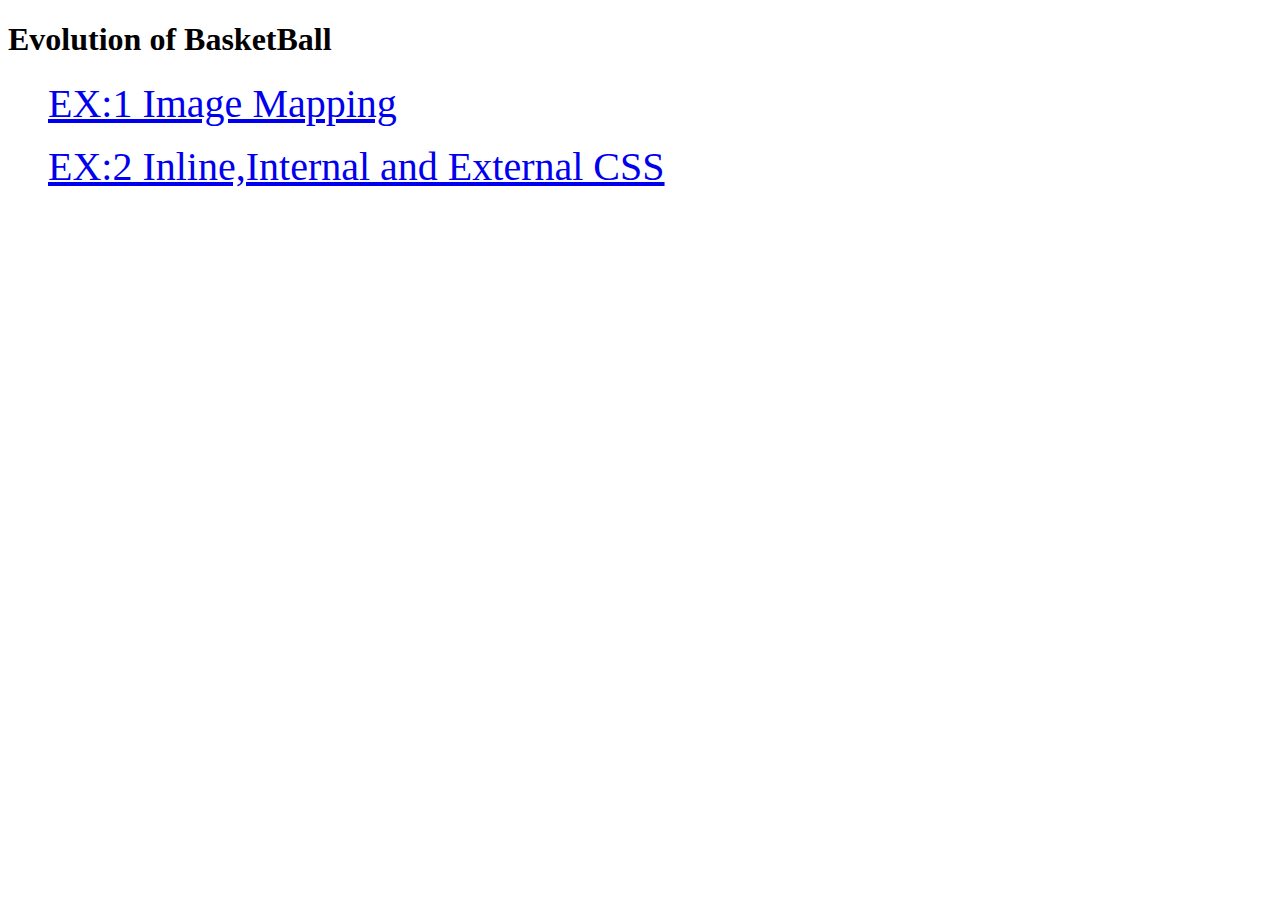
<file: Lab/EX1 image mapping/index.html>
<!DOCTYPE html>
<html lang="en">
<head>
    <meta charset="UTF-8">
    <meta name="viewport" content="width=device-width, initial-scale=1.0">
    <title>Home Page</title>
    <style>

        a{
            font-size:40px;
        }
    </style>
</head>
<body>
    <header>
         <h1>Evolution of BasketBall</h1> 
    </header>
    
        <ul><a href="ex1.html" target="_blank">EX:1 Image Mapping</a></ul> 
        <ul><a href="ex2.html" target="_blank">EX:2 Inline,Internal and External CSS</a></ul> 


</body>
</html>
</file>
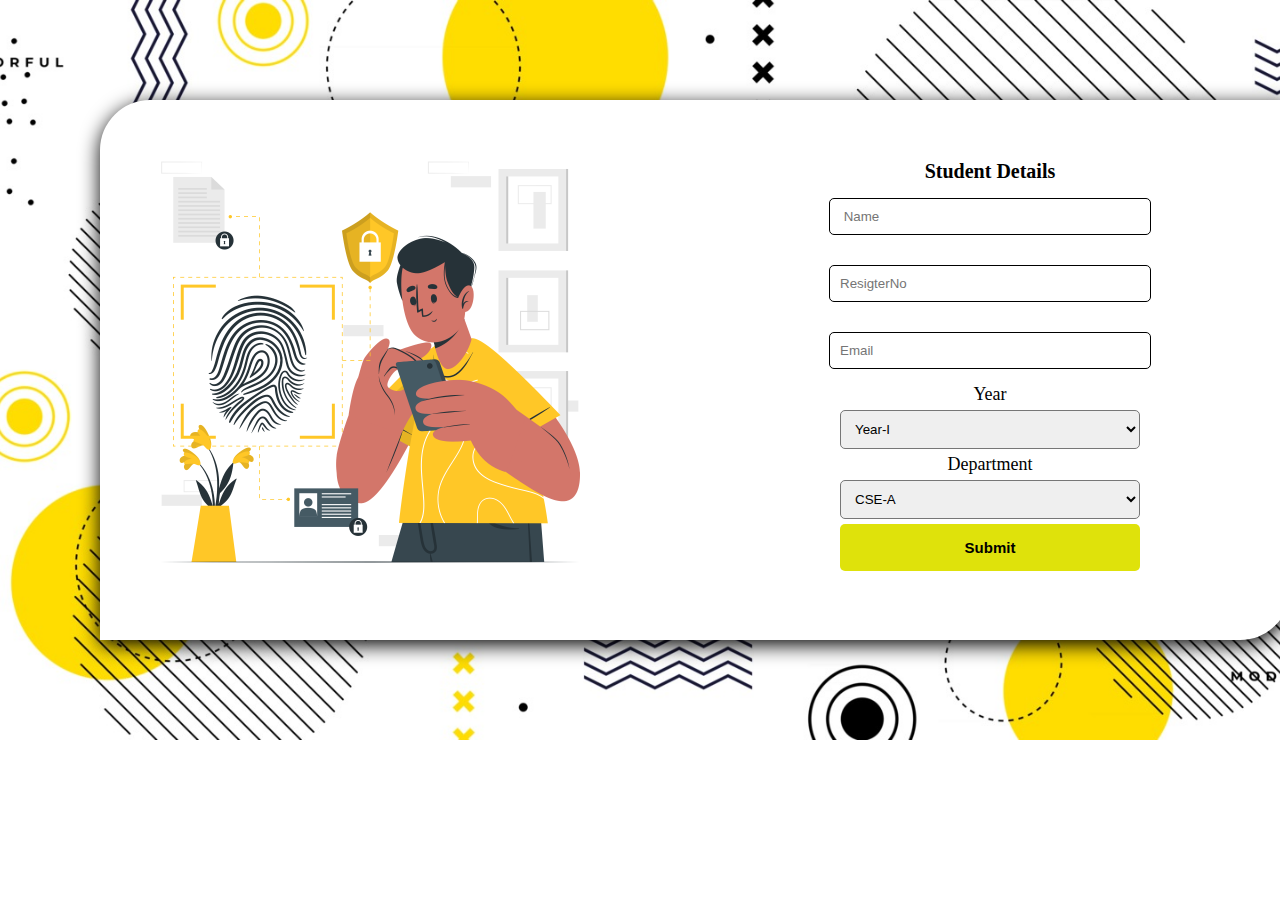
<file: Lab/EX4 javaScript/4a_Form Validation/index.html>
<!DOCTYPE html>
<html lang="en">
<head>
    <meta charset="UTF-8">
    <meta name="viewport" content="width=device-width, initial-scale=1.0">
    <title>Form Validation</title>
    <link rel="stylesheet" href="style.css">
  
</head>
<body>
    <div class="main"> 
     <div class="container1">
        <img src="assets/Fingerprint-cuate.png" alt="">
     </div>
     <div class="container">
        <form id="myForm" action="" method="post">
            <h1>Student Details</h1>
            <input type="text" name="name" id="name" placeholder=" Name" >
            <input type="number" name="regno" id="regno" placeholder="ResigterNo">
            <input type="email" name="email" id="email" placeholder="Email" >
            <label for="year">Year</label>
            <select name="year" id="year">
                <option value="year1">Year-I</option>
                <option value="year2">Year-II</option>
                <option value="year3">Year-III</option>
                <option value="year4">Year-IV</option>
            </select>
            <label for="dept">Department</label>
            <select name="dpt" id="dept">
                <label for="">assadf</label>
                <option value="CSE-A">CSE-A</option>
                <option value="CSE-B">CSE-B</option>
                <option value="MECH">MECH</option>
                <option value="ECE">ECE</option>
                <option value="EEE">EEE</option>
                <option value="IT">IT</option>
            </select>
            <button class="btn" type="submit" onclick="validform()">Submit</button>
            <p id="error" style="color: red; margin-top:10px ;font-weight: 800;"></p>
        </form>
     </div>

    </div>
    <script src="script.js"></script>
  

</body>
</html>
</file>
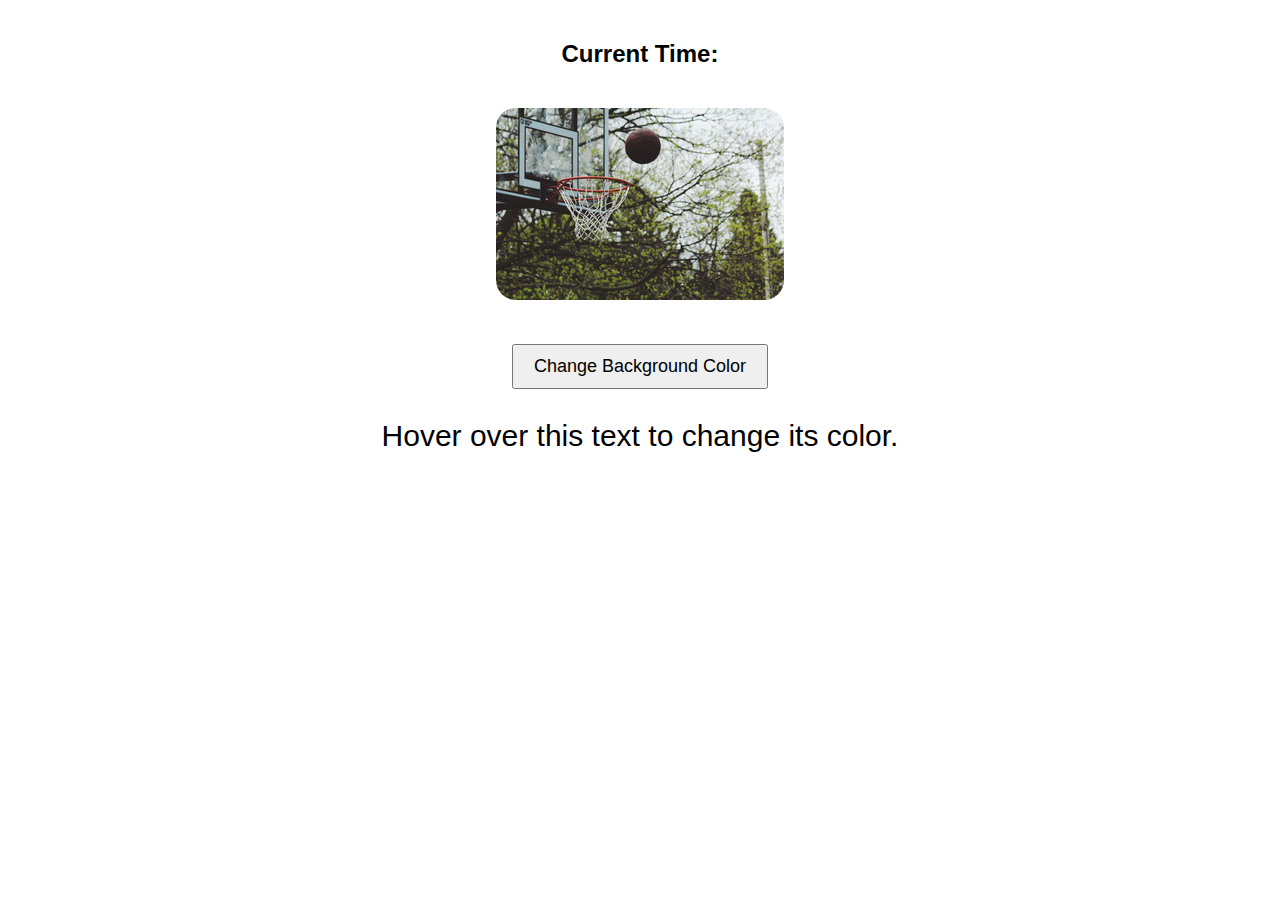
<file: Lab/EX4 javaScript/4b Webiste With Cool Features/index.html>
<!DOCTYPE html>
<html lang="en">
<head>
    <meta charset="UTF-8">
    <meta name="viewport" content="width=device-width, initial-scale=1.0">
    <title>MY Cool Website</title>
    <link rel="stylesheet" href="style.css">

</head>
<body>

    <!-- Dynamic Time Display -->
    <div>
        <h2>Current Time: <span id="time"></span></h2>
    </div>

    <!-- Display Text When Image is Hovered -->
    <div class="image-container">
        <img src="sports.jpg" alt="img">
        <div class="hover-text">This Website is All About BasketBall!</div>
    </div>

    <!-- Change Background Color on Click -->
    <div>
        <button class="background-button" onclick="changeBackgroundColor()">Change Background Color</button>
    </div>

    <!-- Change Text When Hovered -->
    <div>
        <span class="hover-text-change">Hover over this text to change its color.</span>
    </div>
    <script src="script.js"></script>
</body>
</html>
</file>
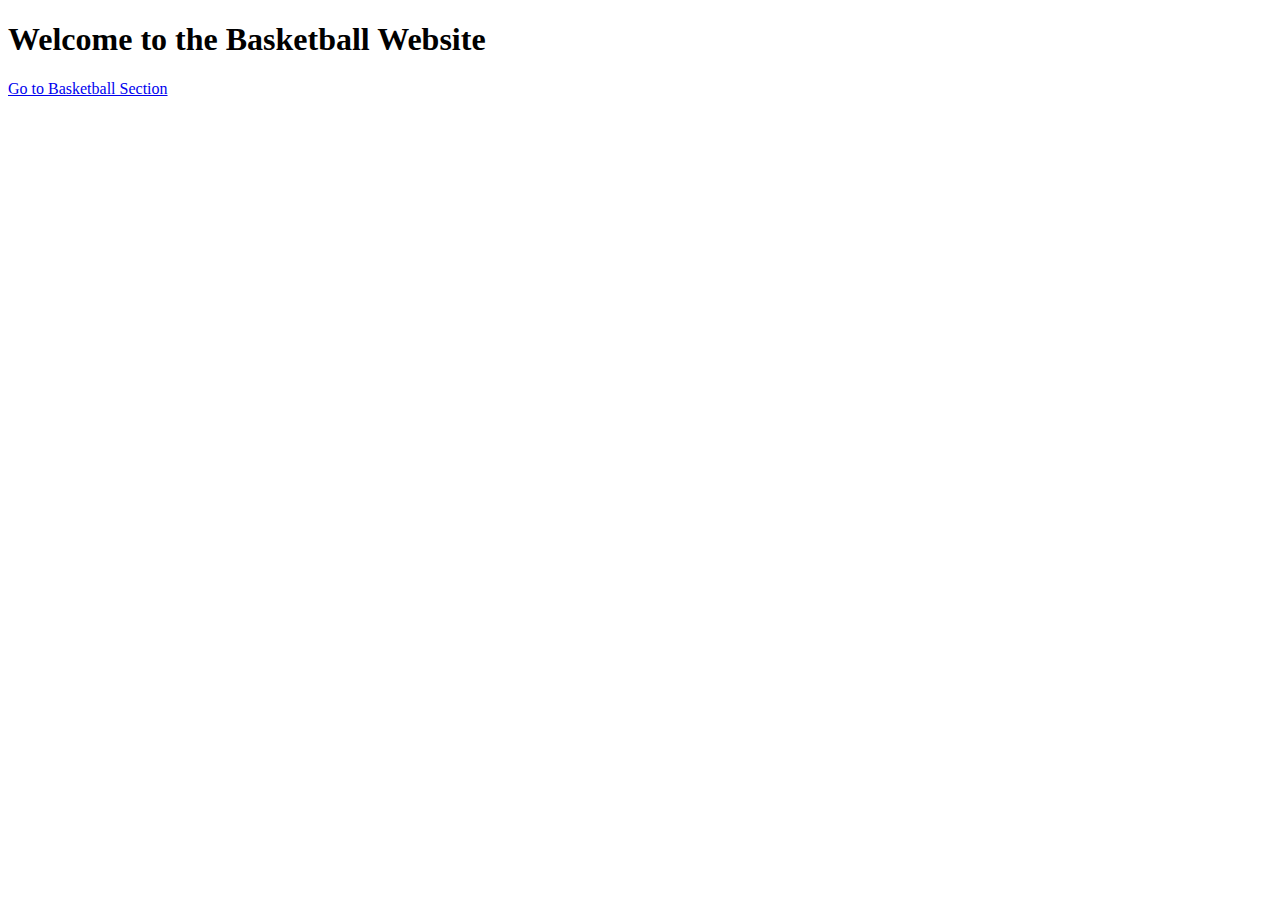
<file: Lab/EX5 Servlets/5a/index.html>
<!-- HTML File (index.html) -->
<!DOCTYPE html>
<html>
<head>
    <title>Basketball Website</title>
</head>
<body>
    <h1>Welcome to the Basketball Website</h1>
    <a href="BasketballServlet">Go to Basketball Section</a>
</body>
</html>
</file>
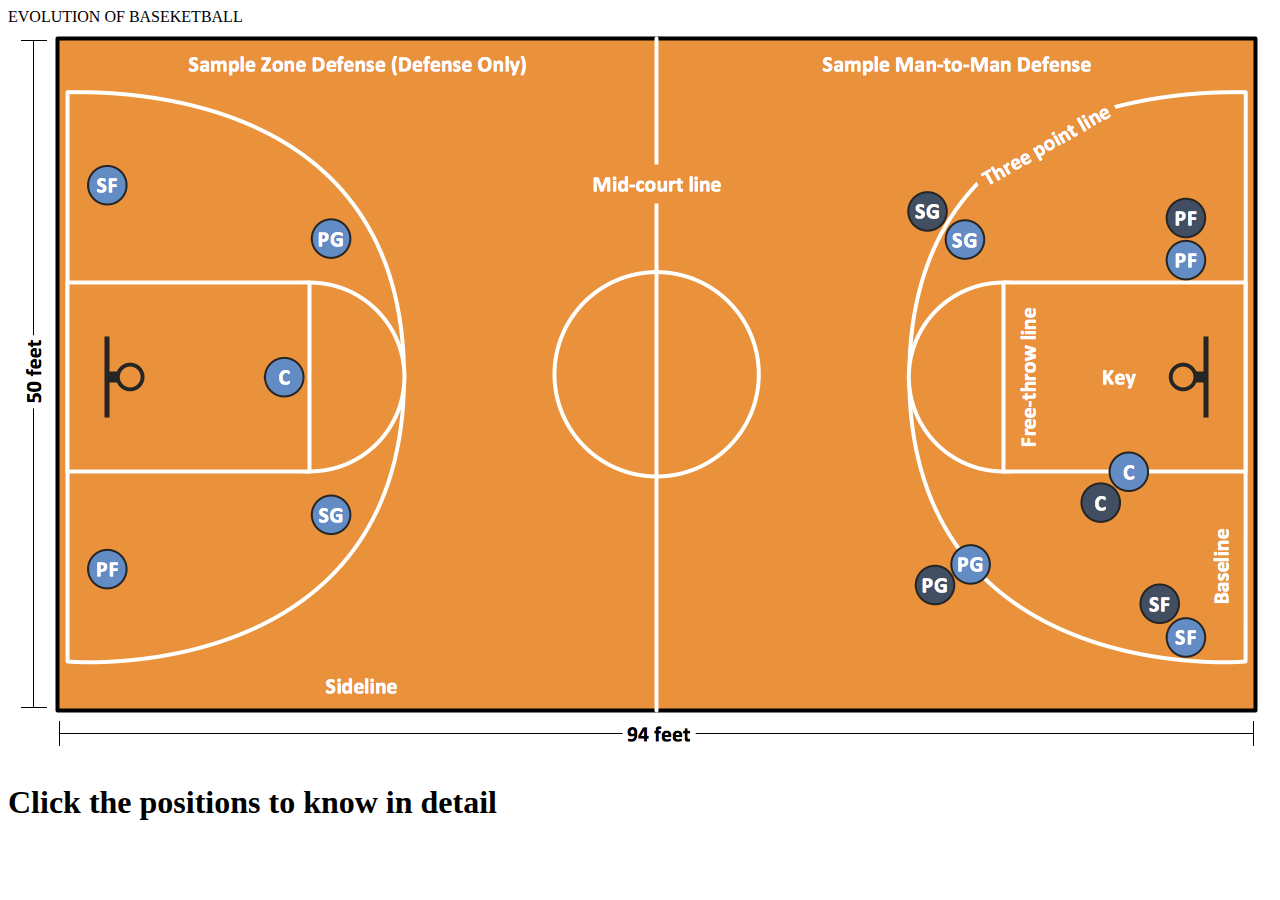
<file: Lab/EX1 image mapping/ex1.html>
<!DOCTYPE html>
<html lang="en">
<head>
    <meta charset="UTF-8">
    <meta name="viewport" content="width=device-width, initial-scale=1.0">
    <title>EOB</title>
</head>
<body>
        <header>EVOLUTION OF BASEKETBALL</header>
       <div class="main">
        <div class="container">
            <img src="Sport-Basketball-court-diagram-and-positions-Sample.png" alt="court" usemap="#court">  
            <map name="court">
                <area target="_blank" alt="" title="" href="https://www.rockstaracademy.com/blog/basketball-definition-history-health-benefits-and-more" coords="537,239,756,468" shape="rect">
                <area target="_blank" alt="" title="" href="https://www.rockstaracademy.com/blog/basketball-definition-history-health-benefits-and-more" coords="58,256,74,256,91,256,113,257,134,256,159,256,178,256,196,257,212,257,242,259,261,257,274,259,297,259,316,256,336,264,348,277,375,289,383,300,387,309,391,326,367,326,330,325,297,319,274,323,252,333,245,351,247,378,260,380,277,380,293,376,302,364,309,356,321,344,330,337,344,339,362,339,375,341,391,344,394,355,394,369,389,380,380,397,371,408,355,429,343,436,325,441,309,443,298,445,279,443,258,443,244,443,231,447,215,443,198,443,178,443,160,447,132,443,118,447,90,447,79,445,58,445" shape="poly">
                <area target="_blank" alt="" title="" href="https://www.rockstaracademy.com/blog/basketball-definition-history-health-benefits-and-more" coords="1236,259,1210,257,1190,257,1169,256,1143,259,1114,256,1091,256,1074,257,1052,256,1026,254,1008,254,989,257,973,259,951,264,936,277,921,287,918,300,911,312,904,319,904,332,902,348,902,365,904,380,918,404,927,413,937,426,948,434,964,441,978,445,992,445,1013,445,1029,447,1045,447,1063,447,1081,447,1097,447,1113,417,1127,418,1141,426,1146,441,1162,443,1174,443,1187,443,1206,443,1236,443,1217,443,1235,427" shape="poly">
                <area target="_blank" alt="" title="" href="https://www.rockstaracademy.com/blog/basketball-position-roles-and-responsibilities#:~:text=The%20five%20main%20basketball%20positions%20are%20point%20guard%20(PG)%2C,%2C%20and%20center%20(C)." coords="323,211,26" shape="circle">
                <area target="_blank" alt="" title="" href="https://www.rockstaracademy.com/blog/basketball-position-roles-and-responsibilities#:~:text=The%20five%20main%20basketball%20positions%20are%20point%20guard%20(PG)%2C,%2C%20and%20center%20(C)." coords="99,160,22" shape="circle">
                <area target="_blank" alt="" title="" href="https://www.rockstaracademy.com/blog/basketball-position-roles-and-responsibilities#:~:text=The%20five%20main%20basketball%20positions%20are%20point%20guard%20(PG)%2C,%2C%20and%20center%20(C)." coords="274,352,22" shape="circle">
            </map>

        </div>
       </div>
        <div class="cl">
            <h1 >Click the positions to know in detail</h1>
        </div>
         
</body>
</html>
</file>
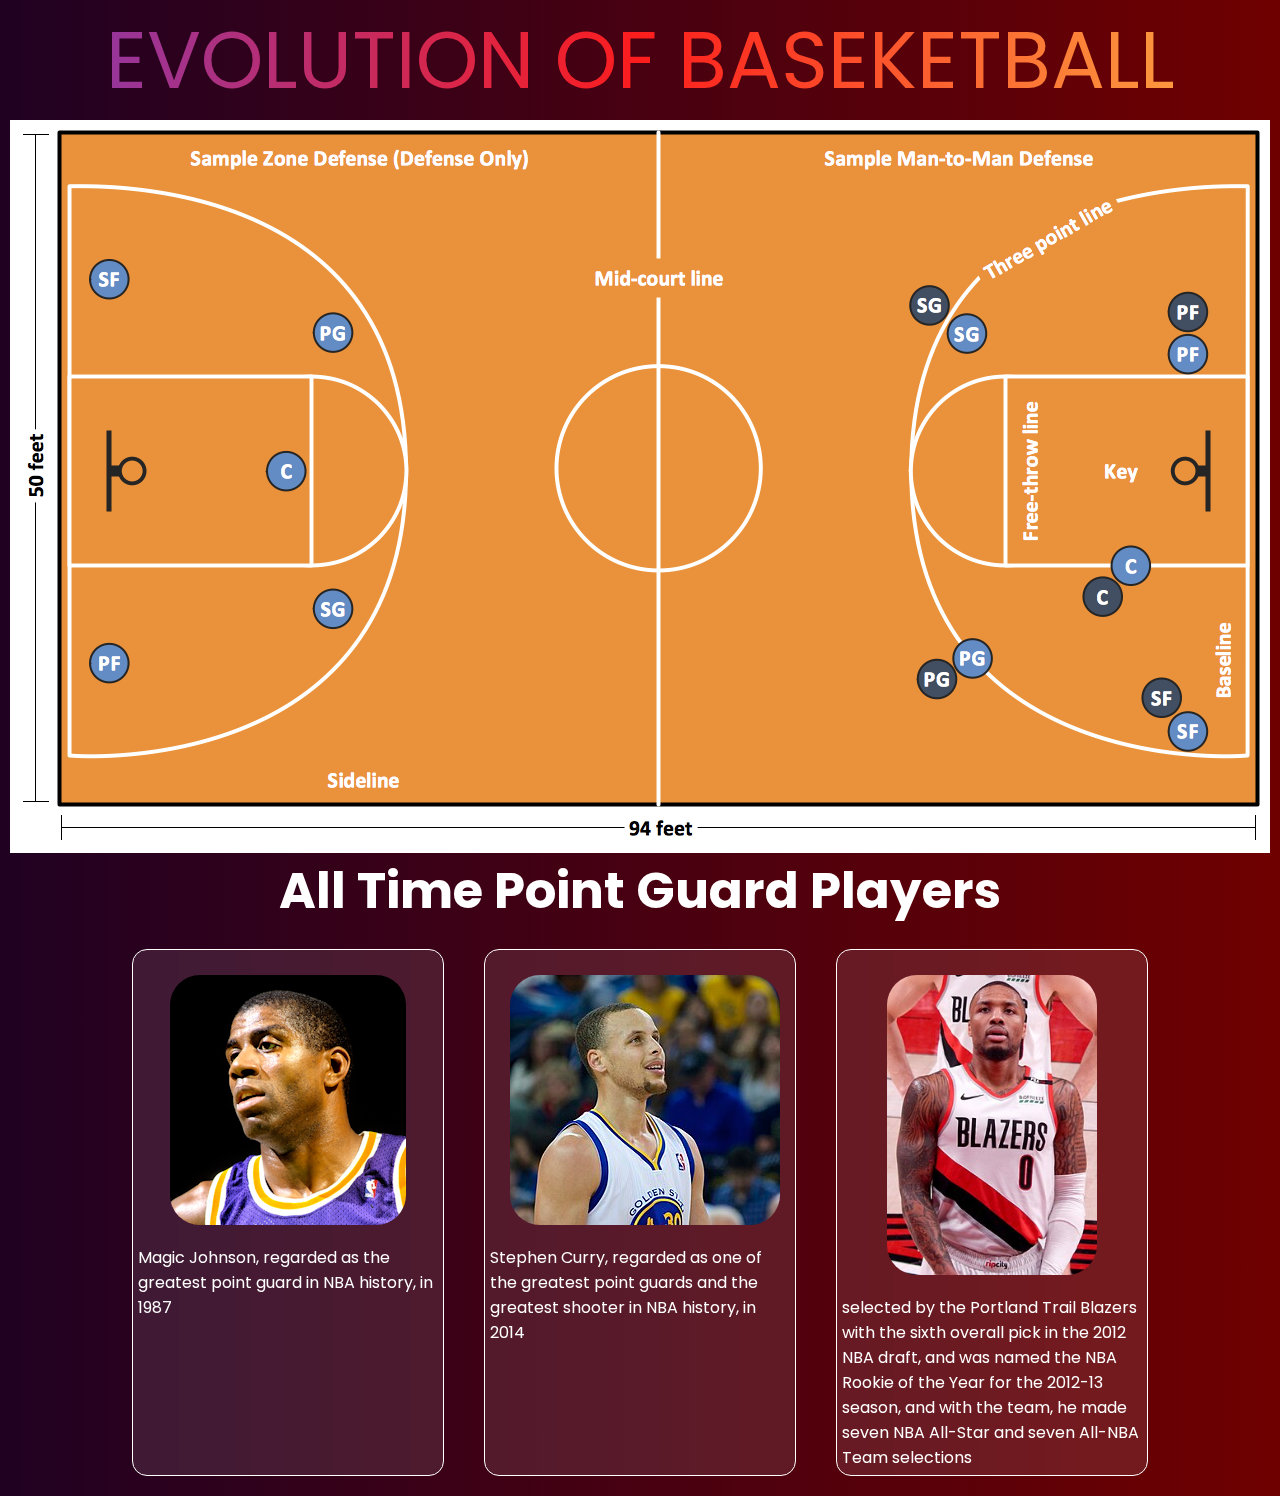
<file: Lab/EX2 inline,internal and external css/ex2.html>
<!DOCTYPE html>
<html lang="en">

<head>
    <meta charset="UTF-8">
    <meta name="viewport" content="width=device-width, initial-scale=1.0">
    <title>EOB</title>
    <link rel="stylesheet" href="base.css">
    <style>
        header {
            font-size: 40px;
            text-align: center;
            padding: 10px;
        }

        .container {
            width: fit-content;
            display: flex;
            justify-content: center;
            align-items: center;
            border: none;
            border-radius: 20px;
        }

        h1 {
            font-size: 50px;
            text-align: center;
            display: flex;
            justify-content: center;
        }
    </style>
</head>

<body>
    <h1 style="font-weight:400; font-size:80px;    background: linear-gradient(to right,#833ab4,#fd1d1d,#fcb045);
    -webkit-text-fill-color: transparent; -webkit-background-clip: text;">EVOLUTION OF BASEKETBALL</h1>

    <div class="main">
        <div class="container">
            <img src="Sport-Basketball-court-diagram-and-positions-Sample.png" alt="court" usemap="#court">
            <map name="court">
                <area target="_blank" alt="" title=""
                    href="https://www.rockstaracademy.com/blog/basketball-definition-history-health-benefits-and-more"
                    coords="537,239,756,468" shape="rect">
                <area target="_blank" alt="" title=""
                    href="https://www.rockstaracademy.com/blog/basketball-definition-history-health-benefits-and-more"
                    coords="58,256,74,256,91,256,113,257,134,256,159,256,178,256,196,257,212,257,242,259,261,257,274,259,297,259,316,256,336,264,348,277,375,289,383,300,387,309,391,326,367,326,330,325,297,319,274,323,252,333,245,351,247,378,260,380,277,380,293,376,302,364,309,356,321,344,330,337,344,339,362,339,375,341,391,344,394,355,394,369,389,380,380,397,371,408,355,429,343,436,325,441,309,443,298,445,279,443,258,443,244,443,231,447,215,443,198,443,178,443,160,447,132,443,118,447,90,447,79,445,58,445"
                    shape="poly">
                <area target="_blank" alt="" title=""
                    href="https://www.rockstaracademy.com/blog/basketball-definition-history-health-benefits-and-more"
                    coords="1236,259,1210,257,1190,257,1169,256,1143,259,1114,256,1091,256,1074,257,1052,256,1026,254,1008,254,989,257,973,259,951,264,936,277,921,287,918,300,911,312,904,319,904,332,902,348,902,365,904,380,918,404,927,413,937,426,948,434,964,441,978,445,992,445,1013,445,1029,447,1045,447,1063,447,1081,447,1097,447,1113,417,1127,418,1141,426,1146,441,1162,443,1174,443,1187,443,1206,443,1236,443,1217,443,1235,427"
                    shape="poly">
                <area target="_blank" alt="" title=""
                    href="https://www.rockstaracademy.com/blog/basketball-position-roles-and-responsibilities#:~:text=The%20five%20main%20basketball%20positions%20are%20point%20guard%20(PG)%2C,%2C%20and%20center%20(C)."
                    coords="323,211,26" shape="circle">
                <area target="_blank" alt="" title=""
                    href="https://www.rockstaracademy.com/blog/basketball-position-roles-and-responsibilities#:~:text=The%20five%20main%20basketball%20positions%20are%20point%20guard%20(PG)%2C,%2C%20and%20center%20(C)."
                    coords="99,160,22" shape="circle">
                <area target="_blank" alt="" title=""
                    href="https://www.rockstaracademy.com/blog/basketball-position-roles-and-responsibilities#:~:text=The%20five%20main%20basketball%20positions%20are%20point%20guard%20(PG)%2C,%2C%20and%20center%20(C)."
                    coords="274,352,22" shape="circle">
                 </map>
           </div> 
        </div>
        <div class="about">
            <h1>All Time Point Guard Players</h1>
        </div>
           <div class="players">
              <div class="box">
                <img class="pl" src="Magic.jpg" alt="img">
                <p>Magic Johnson, regarded as the greatest point guard in NBA history, in 1987</p>
              </div>
              <div class="box">
                <img class="pl" src="Stephen_Curry_close_up.jpg" alt="">
                <p>Stephen Curry, regarded as one of the greatest point guards and the greatest shooter in NBA history, in
                2014
                </p>
              </div>
              <div class="box">
                <img class="pl" src="Damian_Lillard_against_the_Cleveland_Cavaliers_(cropped).jpg" alt="" style="height:300px;">
                <p>selected by the Portland Trail Blazers with the sixth overall pick in the 2012 NBA draft, and was named
                the NBA Rookie of the Year for the 2012-13 season, and with the team, he made seven NBA All-Star and
                seven All-NBA Team selections</p>
               </div>
           </div>
        

</body>

</html>
</file>
<file: Lab/EX4 javaScript/4a_Form Validation/style.css>
*{
    margin: 0;
    padding: 0;
}
body{
    display: grid;
    place-items: center;
    background: url("assets/cc_56_generated.jpg");
    background-position: center;
    background-repeat: no-repeat;
    background-size: cover;
    
}
.main{
    margin:100px;
    display: flex;
    justify-content: center;
    align-items: center;
    background-color: white;
    padding: 20px;
    height: 500px;
    gap: 100px;
    border: none;
    border-radius:50px  0px 50px  0px ;
    box-shadow: 0 5px 20px  0px;
  


}
.main img{
    width: 500px;
    height: 500px;
}
.container{
    color: rgb(0, 0, 0);
    display: flex;
    justify-content: center;
    align-items:center ;
    border:none;
    border-radius: 10px;
    width:50%;

}
form{
    display: flex;
    flex-direction: column;
    justify-content: center;
    align-items: center;
    width: 500px;
    height: 400px;
    margin-right: 10px;
    padding: 20px;
   
}
label{
    font-size: large;
    margin-bottom:5px ;
}
select{
    width: 300px;
    margin-bottom: 5px;
    padding: 10px;
    border-radius: 5px;
}
h1{
    text-align: center;
    font-family: Cambria, Cochin, Georgia, Times, 'Times New Roman', serif;
    font-size: 20px;
}
input{
   display: block;
   padding: 5px;
   width: 300px;
   margin: 15px;
    border:1px solid black;
    border-radius: 5px;
    padding: 10px; 
    transition: 1s ease-in;
}
.btn{
    cursor: pointer;
    padding: 15px;
    width: 300px;
    border: none;
    border-radius: 5px;
    background-color: rgb(223, 226, 11);
    color: black;
    font-weight: 700;
    font-size: 15px;
    
}
.btn:hover{
    background-color: rgb(212, 255, 0);
}
input:hover,input:visited{
    border-bottom: 1px solid rgb(238, 255, 0);
}
</file>
<file: Lab/EX4 javaScript/4b Webiste With Cool Features/style.css>
body {
    font-family: Arial, sans-serif;
    text-align: center;
    margin: 0;
    padding: 20px;

}
.image-container {
    display: inline-block;
    position: relative;
    margin: 20px;
}
.hover-text {
    display: none;
    position: absolute;
    top: 50%;
    left: 50%;
    transform: translate(-50%, -50%);
    background-color: rgba(0, 0, 0, 0.7);
    color: white;
    padding: 10px;
    border-radius: 5px;
}
.image-container:hover .hover-text {
    display: block;
}
img{
    border-radius: 20px;
}
.hover-text-change {
    display: inline-block;
    margin-top: 20px;
    padding: 10px;
    font-size: 30px;
    color: black;
    transition: color 0.3s;
}
.hover-text-change:hover {
    color: red;
    cursor: pointer;
}
.background-button {
    margin-top: 20px;
    padding: 10px 20px;
    font-size: 18px;
    cursor: pointer;
}
</file>
<file: Lab/EX2 inline,internal and external css/base.css>
@import url('https://fonts.googleapis.com/css2?family=Poppins:ital,wght@0,100;0,200;0,300;0,400;0,500;0,600;0,700;0,800;0,900;1,100;1,200;1,300;1,400;1,500;1,600;1,700;1,800;1,900&family=Roboto:ital,wght@0,100;0,300;0,400;0,500;0,700;0,900;1,100;1,300;1,400;1,500;1,700;1,900&display=swap');
@media (max-width: 800px) {
    .header {
        flex-direction: column;
        align-items: center;
    }
    .about
    {
        flex-direction: column;
        align-items: center;
    }
    
    .footer {
        flex-direction: column;
        align-items: center;
    }
}

*{
    padding:0;
    margin: 0;
}
body{
    background:linear-gradient(to right,#200122,#6f0000);
    color: white;
    font-family: Poppins;

}
header{
    padding: 20px;
    margin:20px ;
}
.main{
    display: flex;
    justify-content: center;
}
.cl{
    display: flex;
    justify-content: center;
}
.box{
    border: 1px solid white;
    border-radius:15px;
    width: 300px;
    display: flex;
    flex-direction: column;
    margin: 20px;
    padding: 5px;
    background-color: rgb(255,255,255,0.1);
    backdrop-filter: blur(50px);
   
}
.pl{
    border-radius:50px;
    margin-left: auto;
    margin-right: auto;
    padding: 20px;
}
.players{
    display: flex;
  justify-content: center;
}
</file>
